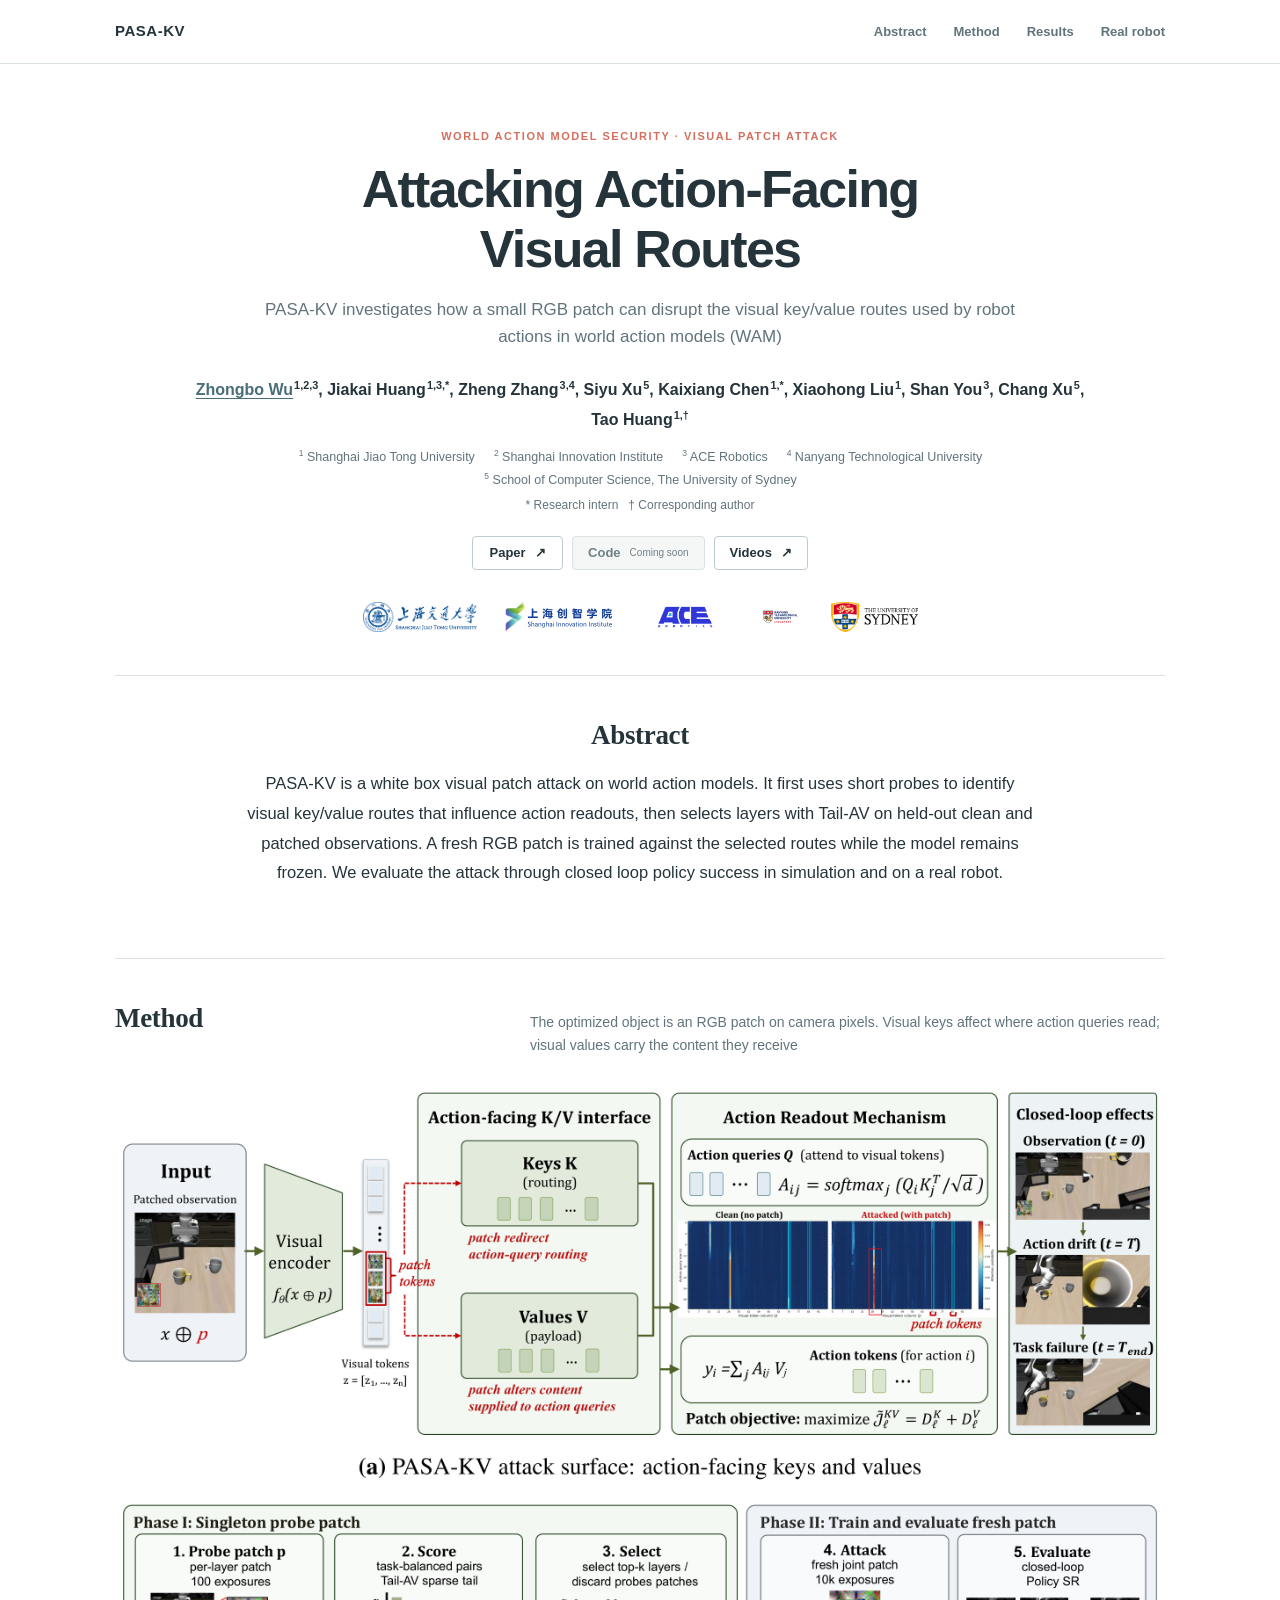
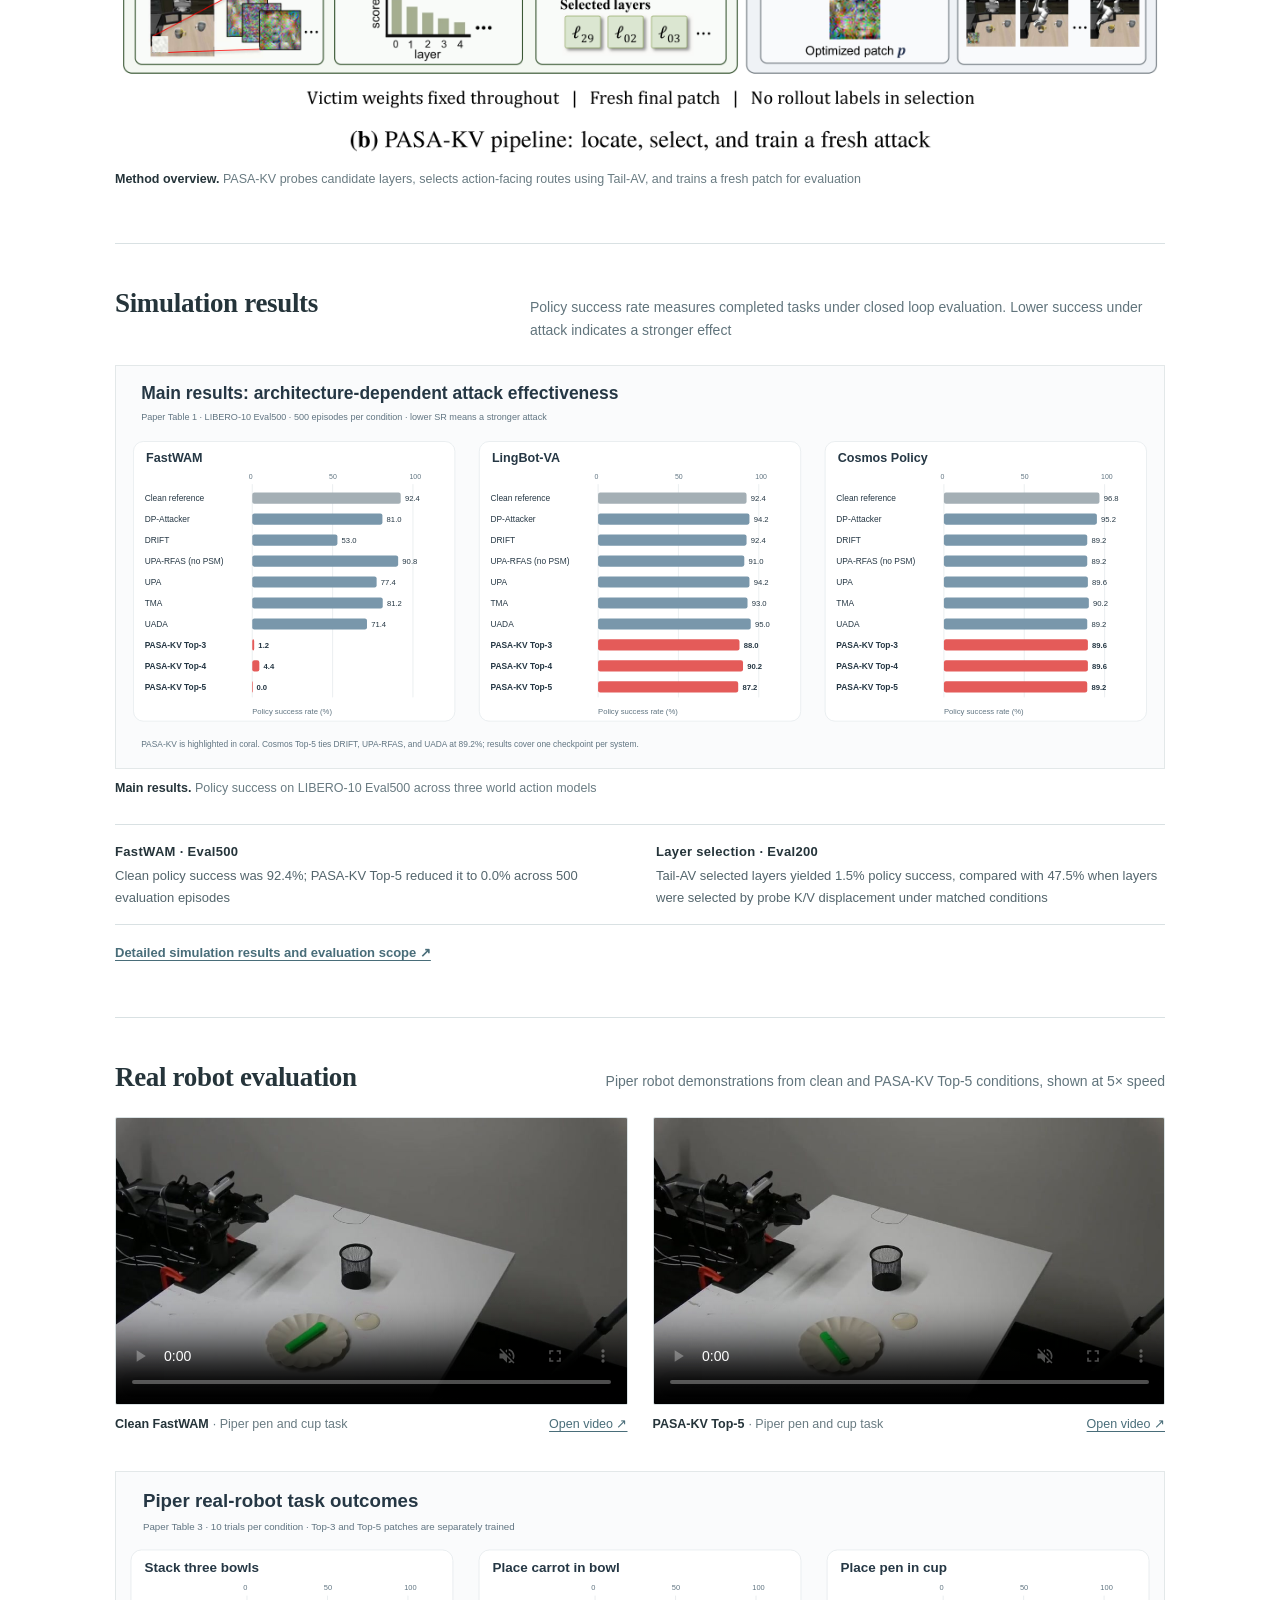
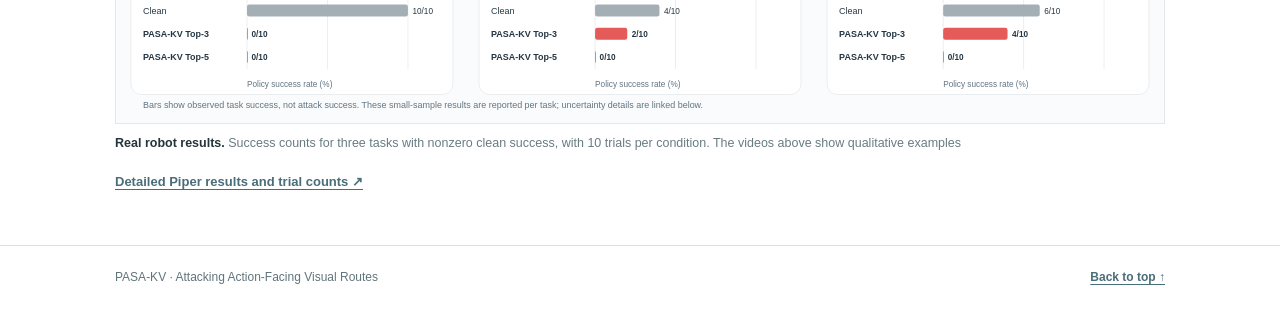
<file: index.html>
<!doctype html>
<html lang="en">
<head>
  <meta charset="utf-8">
  <meta name="viewport" content="width=device-width, initial-scale=1">
  <meta name="theme-color" content="#ffffff">
  <meta name="description" content="PASA-KV studies a visual patch attack on action-facing visual routes in world action models.">
  <title>PASA-KV | Attacking Action-Facing Visual Routes</title>
  <link rel="stylesheet" href="academic.css?v=20261015-academic">
</head>
<body id="top">
  <a class="skip-link" href="#main">Skip to content</a>
  <header class="site-header">
    <div class="wrap header-content">
      <a class="brand" href="#top">PASA-KV</a>
      <nav aria-label="Page sections">
        <a href="#abstract">Abstract</a>
        <a href="#method">Method</a>
        <a href="#results">Results</a>
        <a href="#robot">Real robot</a>
      </nav>
    </div>
  </header>

  <main id="main" class="wrap">
    <section class="paper-heading" aria-labelledby="paper-title">
      <p class="field-label">World action model security · Visual patch attack</p>
      <h1 id="paper-title">Attacking Action-Facing<br class="desktop-break"> Visual Routes</h1>
      <p class="paper-subtitle">PASA-KV investigates how a small RGB patch can disrupt the visual key/value routes used by robot actions in world action models (WAM)</p>

      <p class="authors"><span><a href="https://github.com/awesome-airsome">Zhongbo Wu</a><sup>1,2,3</sup></span>, <span>Jiakai Huang<sup>1,3,*</sup></span>, <span>Zheng Zhang<sup>3,4</sup></span>, <span>Siyu Xu<sup>5</sup></span>, <span>Kaixiang Chen<sup>1,*</sup></span>, <span>Xiaohong Liu<sup>1</sup></span>, <span>Shan You<sup>3</sup></span>, <span>Chang Xu<sup>5</sup></span>, <span>Tao Huang<sup>1,†</sup></span></p>
      <div class="affiliations">
        <span><sup>1</sup> Shanghai Jiao Tong University</span>
        <span><sup>2</sup> Shanghai Innovation Institute</span>
        <span><sup>3</sup> ACE Robotics</span>
        <span><sup>4</sup> Nanyang Technological University</span>
        <span><sup>5</sup> School of Computer Science, The University of Sydney</span>
      </div>
      <p class="author-notes">* Research intern &nbsp; † Corresponding author</p>
      <div class="paper-links"><a class="paper-link" href="https://arxiv.org/abs/2610.39816">Paper <span aria-hidden="true">↗</span></a><span class="paper-link unavailable" aria-label="Code coming soon">Code <small>Coming soon</small></span><a class="paper-link" href="#robot">Videos <span aria-hidden="true">↗</span></a></div>
      <div class="institution-logos" aria-label="Participating institutions">
        <img src="assets/institutions/sjtu.png" alt="Shanghai Jiao Tong University">
        <img src="assets/institutions/shanghai-innovation-institute.svg" alt="Shanghai Innovation Institute">
        <img src="assets/institutions/ace-robotics.png" alt="ACE Robotics">
        <img src="assets/institutions/ntu.svg" alt="Nanyang Technological University">
        <img src="assets/institutions/university-of-sydney.png" alt="University of Sydney">
      </div>
    </section>

    <section class="content-section abstract-section" id="abstract" aria-labelledby="abstract-title">
      <h2 id="abstract-title">Abstract</h2>
      <p>PASA-KV is a white box visual patch attack on world action models. It first uses short probes to identify visual key/value routes that influence action readouts, then selects layers with Tail-AV on held-out clean and patched observations. A fresh RGB patch is trained against the selected routes while the model remains frozen. We evaluate the attack through closed loop policy success in simulation and on a real robot.</p>
    </section>

    <section class="content-section" id="method" aria-labelledby="method-title">
      <div class="section-heading"><h2 id="method-title">Method</h2><p>The optimized object is an RGB patch on camera pixels. Visual keys affect where action queries read; visual values carry the content they receive</p></div>
      <figure class="paper-figure method-figure">
        <img src="assets/figures/paper-2026-09/fig2_pipeline_paper_864dpi.png" width="4776" height="3096" alt="PASA-KV method figure: the visual key and value attack surface, action readout, and the probe, select, train, evaluate process" loading="lazy">
        <figcaption><strong>Method overview.</strong> PASA-KV probes candidate layers, selects action-facing routes using Tail-AV, and trains a fresh patch for evaluation</figcaption>
      </figure>
    </section>

    <section class="content-section" id="results" aria-labelledby="results-title">
      <div class="section-heading"><h2 id="results-title">Simulation results</h2><p>Policy success rate measures completed tasks under closed loop evaluation. Lower success under attack indicates a stronger effect</p></div>
      <figure class="paper-figure">
        <img src="assets/figures/readme/main_success.svg" width="1500" height="575" alt="Main policy success results for FastWAM, LingBot-VA, and Cosmos Policy" loading="lazy">
        <figcaption><strong>Main results.</strong> Policy success on LIBERO-10 Eval500 across three world action models</figcaption>
      </figure>
      <div class="finding-grid" aria-label="Selected quantitative findings">
        <p><span>FastWAM · Eval500</span> Clean policy success was 92.4%; PASA-KV Top-5 reduced it to 0.0% across 500 evaluation episodes</p>
        <p><span>Layer selection · Eval200</span> Tail-AV selected layers yielded 1.5% policy success, compared with 47.5% when layers were selected by probe K/V displacement under matched conditions</p>
      </div>
      <p class="minor-link"><a href="results.html#simulation">Detailed simulation results and evaluation scope ↗</a></p>
    </section>

    <section class="content-section" id="robot" aria-labelledby="robot-title">
      <div class="section-heading"><h2 id="robot-title">Real robot evaluation</h2><p>Piper robot demonstrations from clean and PASA-KV Top-5 conditions, shown at 5× speed</p></div>
      <div class="videos">
        <figure class="video-figure">
          <video controls muted playsinline preload="metadata" poster="assets/video/clean-fastwam-poster.jpg" aria-label="Clean FastWAM Piper robot demonstration"><source src="assets/video/clean-fastwam-5x.mp4" type="video/mp4">Your browser does not support HTML5 video.</video>
          <figcaption><strong>Clean FastWAM</strong> · Piper pen and cup task <a href="assets/video/clean-fastwam-5x.mp4" target="_blank" rel="noopener noreferrer">Open video ↗</a></figcaption>
        </figure>
        <figure class="video-figure">
          <video controls muted playsinline preload="metadata" poster="assets/video/pasa-kv-top5-fastwam-poster.jpg" aria-label="PASA-KV Top-5 Piper robot demonstration"><source src="assets/video/pasa-kv-top5-fastwam-5x.mp4" type="video/mp4">Your browser does not support HTML5 video.</video>
          <figcaption><strong>PASA-KV Top-5</strong> · Piper pen and cup task <a href="assets/video/pasa-kv-top5-fastwam-5x.mp4" target="_blank" rel="noopener noreferrer">Open video ↗</a></figcaption>
        </figure>
      </div>
      <figure class="paper-figure robot-results">
        <img src="assets/figures/readme/robot_success.svg" width="1400" height="335" alt="Piper robot task success under clean and attacked conditions across three tasks" loading="lazy">
        <figcaption><strong>Real robot results.</strong> Success counts for three tasks with nonzero clean success, with 10 trials per condition. The videos above show qualitative examples</figcaption>
      </figure>
      <p class="minor-link"><a href="results.html#piper">Detailed Piper results and trial counts ↗</a></p>
    </section>
  </main>
  <footer class="site-footer"><div class="wrap"><span>PASA-KV · Attacking Action-Facing Visual Routes</span><a href="#top">Back to top ↑</a></div></footer>
</body>
</html>
</file>
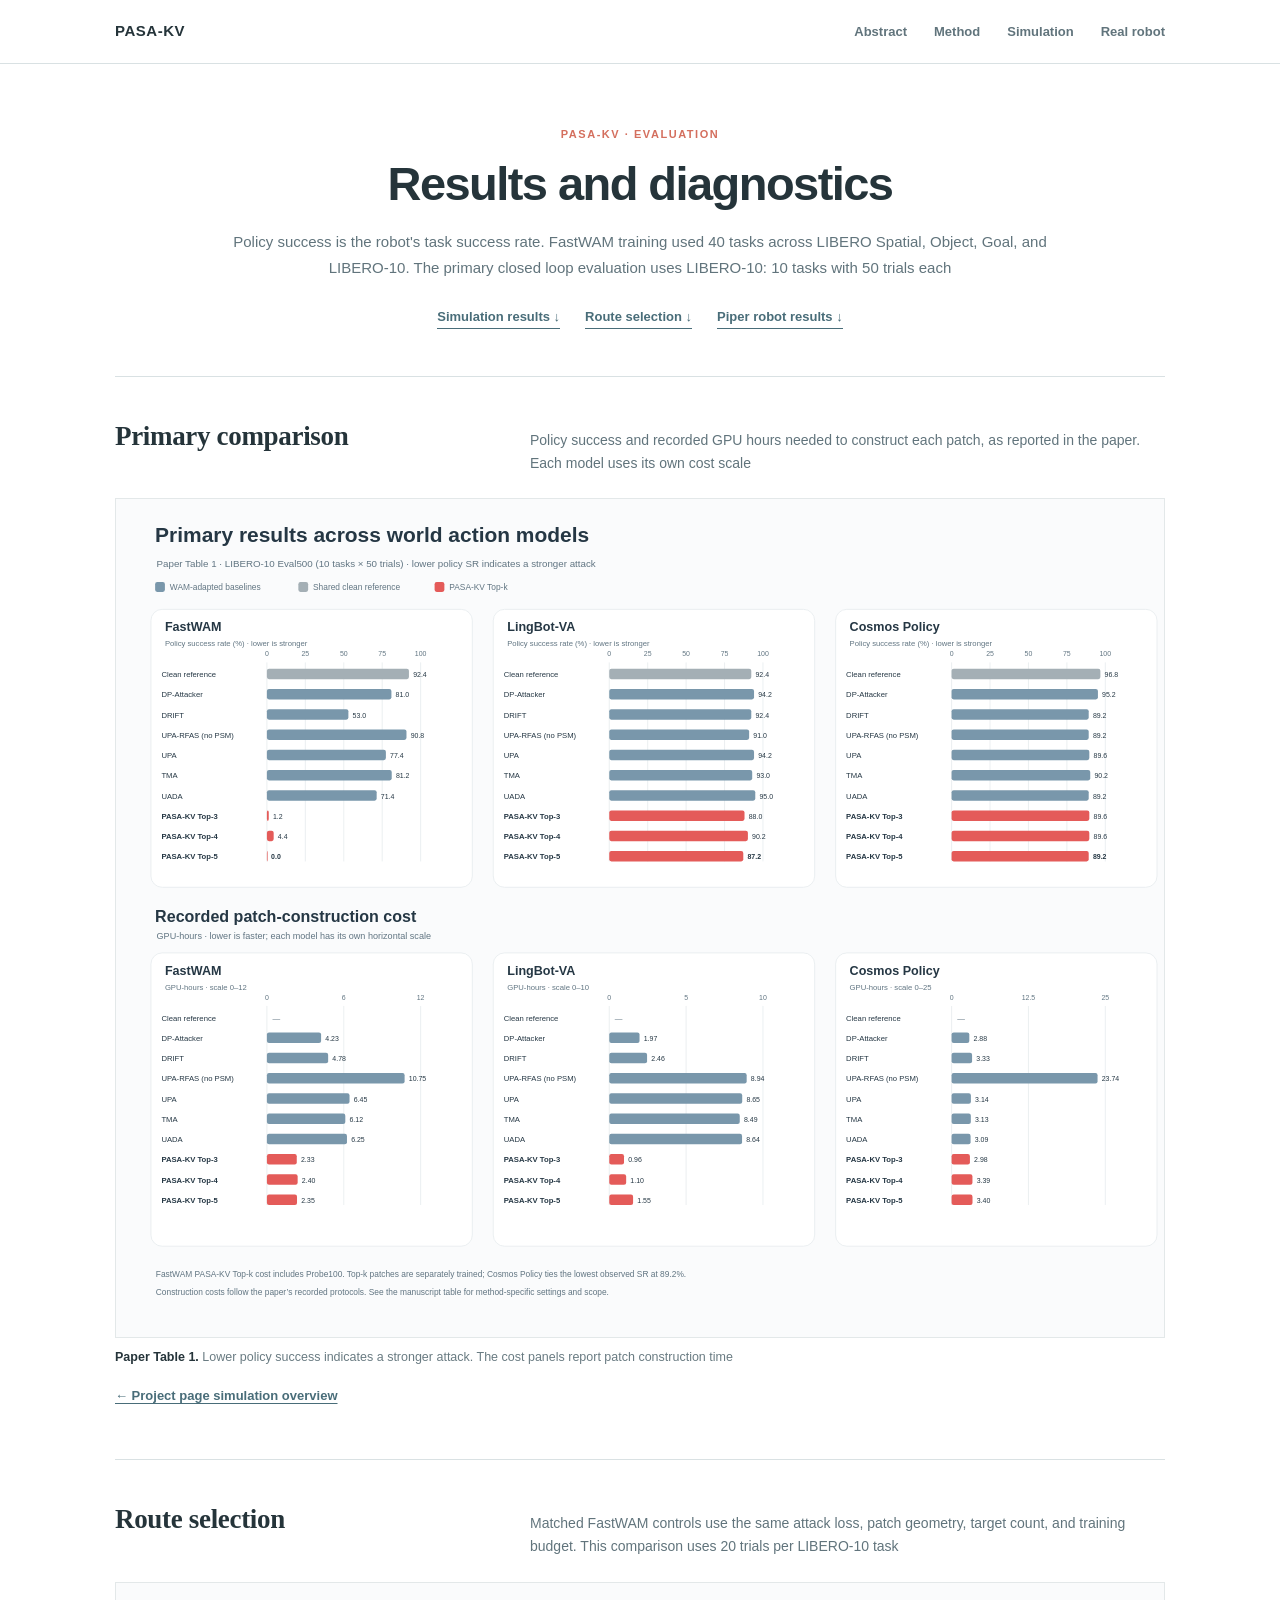
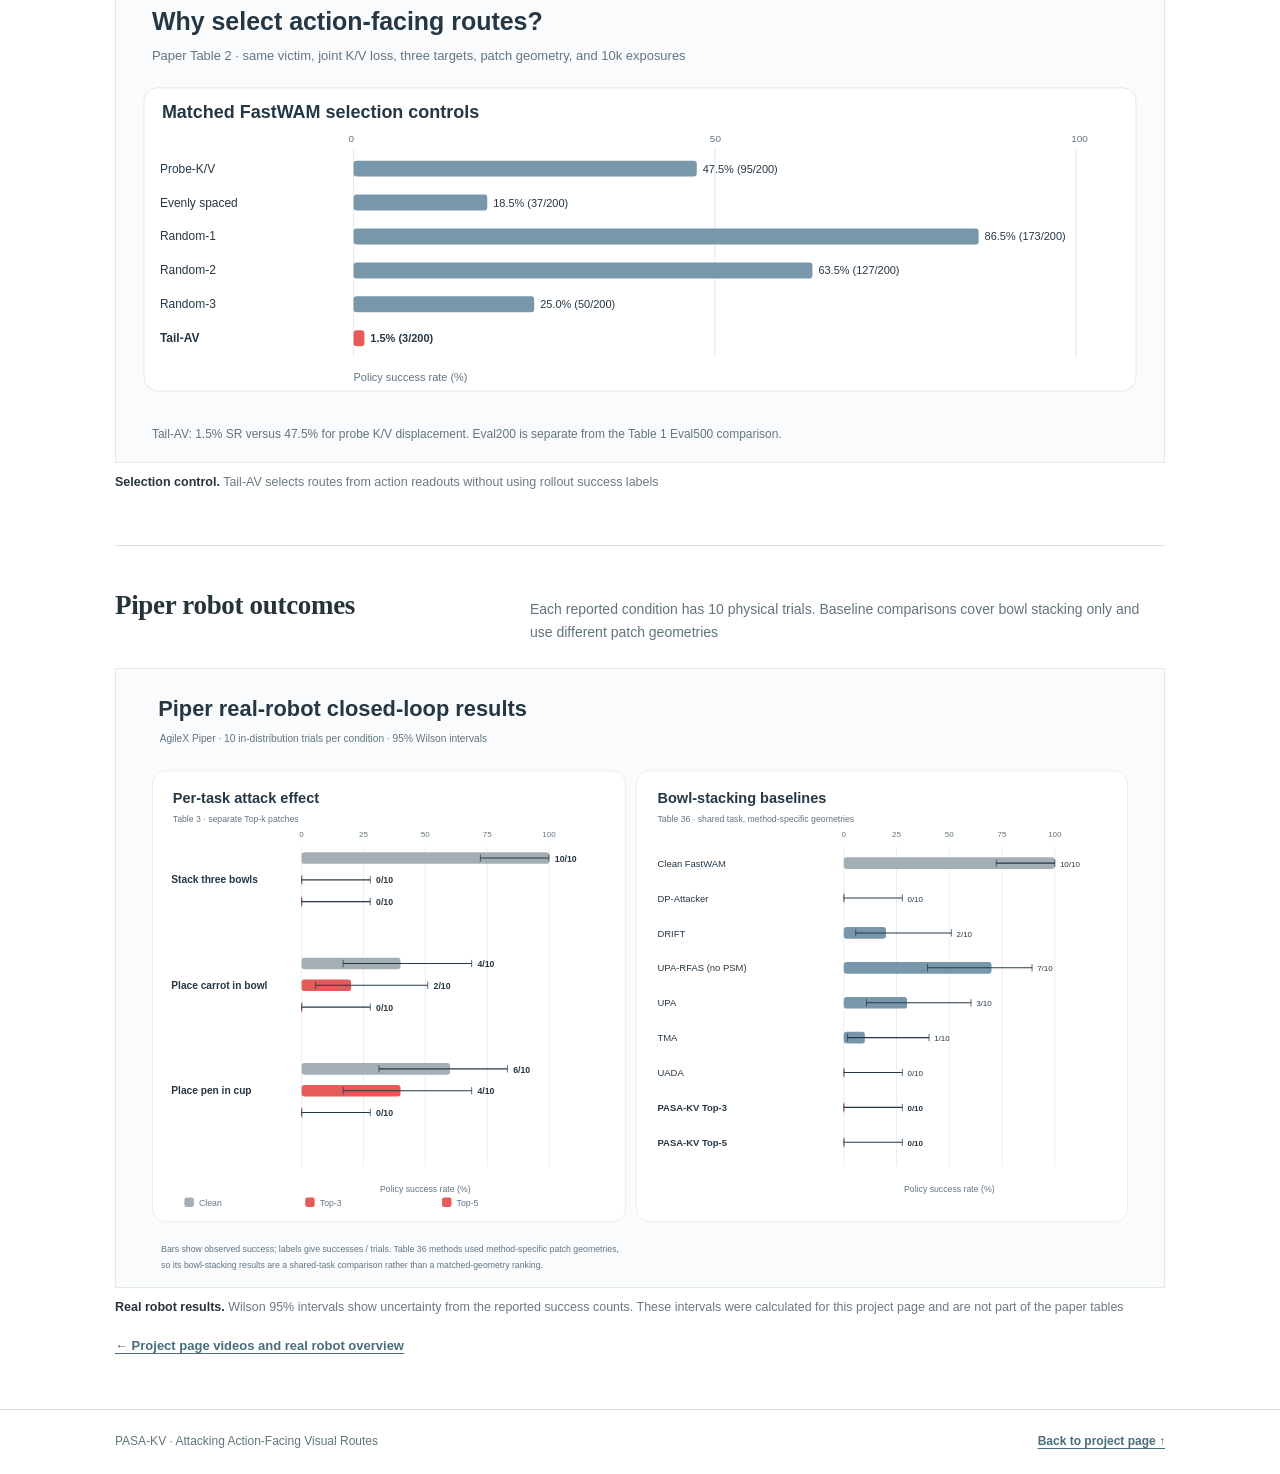
<file: results.html>
<!doctype html>
<html lang="en">
<head>
  <meta charset="utf-8">
  <meta name="viewport" content="width=device-width, initial-scale=1">
  <meta name="theme-color" content="#ffffff">
  <meta name="description" content="Detailed PASA-KV simulation and Piper robot results">
  <title>PASA-KV | Detailed results</title>
  <link rel="stylesheet" href="academic.css?v=20261015-academic">
</head>
<body id="top">
  <a class="skip-link" href="#main">Skip to content</a>
  <header class="site-header">
    <div class="wrap header-content">
      <a class="brand" href="index.html#top">PASA-KV</a>
      <nav aria-label="Page sections">
        <a href="index.html#abstract">Abstract</a>
        <a href="index.html#method">Method</a>
        <a href="#simulation">Simulation</a>
        <a href="#piper">Real robot</a>
      </nav>
    </div>
  </header>

  <main id="main" class="wrap detail-page">
    <div class="detail-heading">
      <p class="field-label">PASA-KV · Evaluation</p>
      <h1>Results and diagnostics</h1>
      <p>Policy success is the robot's task success rate. FastWAM training used 40 tasks across LIBERO Spatial, Object, Goal, and LIBERO-10. The primary closed loop evaluation uses LIBERO-10: 10 tasks with 50 trials each</p>
      <div class="detail-jumps"><a href="#simulation">Simulation results ↓</a><a href="#selection">Route selection ↓</a><a href="#piper">Piper robot results ↓</a></div>
    </div>

    <section class="content-section detail-section" id="simulation" aria-labelledby="primary-title">
      <div class="section-heading"><h2 id="primary-title">Primary comparison</h2><p>Policy success and recorded GPU hours needed to construct each patch, as reported in the paper. Each model uses its own cost scale</p></div>
      <figure class="paper-figure">
        <img src="assets/figures/paper-main-results/table1_results.svg" width="1500" height="1200" alt="Policy success rates and recorded patch construction cost across FastWAM, LingBot-VA, and Cosmos Policy" loading="lazy">
        <figcaption><strong>Paper Table 1.</strong> Lower policy success indicates a stronger attack. The cost panels report patch construction time</figcaption>
      </figure>
      <p class="minor-link"><a href="index.html#results">← Project page simulation overview</a></p>
    </section>

    <section class="content-section detail-section" id="selection" aria-labelledby="selection-title">
      <div class="section-heading"><h2 id="selection-title">Route selection</h2><p>Matched FastWAM controls use the same attack loss, patch geometry, target count, and training budget. This comparison uses 20 trials per LIBERO-10 task</p></div>
      <figure class="paper-figure">
        <img src="assets/figures/readme/selection_controls.svg" width="1050" height="480" alt="Matched FastWAM route selection controls with Tail-AV at 1.5 percent policy success" loading="lazy">
        <figcaption><strong>Selection control.</strong> Tail-AV selects routes from action readouts without using rollout success labels</figcaption>
      </figure>
    </section>

    <section class="content-section detail-section" id="piper" aria-labelledby="robot-title">
      <div class="section-heading"><h2 id="robot-title">Piper robot outcomes</h2><p>Each reported condition has 10 physical trials. Baseline comparisons cover bowl stacking only and use different patch geometries</p></div>
      <figure class="paper-figure">
        <img src="assets/figures/piper-real-robot/piper_results.svg" width="1440" height="850" alt="Piper task success counts and Wilson intervals across three tasks and bowl stacking baselines" loading="lazy">
        <figcaption><strong>Real robot results.</strong> Wilson 95% intervals show uncertainty from the reported success counts. These intervals were calculated for this project page and are not part of the paper tables</figcaption>
      </figure>
      <p class="minor-link"><a href="index.html#robot">← Project page videos and real robot overview</a></p>
    </section>
  </main>
  <footer class="site-footer"><div class="wrap"><span>PASA-KV · Attacking Action-Facing Visual Routes</span><a href="index.html#top">Back to project page ↑</a></div></footer>
</body>
</html>
</file>
<file: academic.css>
:root{--ink:#25343a;--muted:#61747c;--blue:#496d79;--accent:#d46f5e;--line:#d9e1e3;--wash:#f5f7f7}
*{box-sizing:border-box}
html{scroll-behavior:auto}
body{margin:0;background:#fff;color:var(--ink);font-family:Arial,Helvetica,sans-serif;font-size:16px;line-height:1.65;-webkit-font-smoothing:antialiased}
a{color:var(--blue);text-underline-offset:3px}
a:hover{color:var(--accent)}
img{max-width:100%}
.wrap{width:min(100% - 48px,1050px);margin-inline:auto}
.skip-link{position:absolute;top:-100px;left:16px;background:#fff;padding:8px 12px;z-index:20}.skip-link:focus{top:12px}
.site-header{border-bottom:1px solid var(--line);background:#fff}
.header-content{min-height:63px;display:flex;align-items:center;justify-content:space-between;gap:24px}
.brand{font-size:15px;font-weight:750;letter-spacing:.035em;color:var(--ink);text-decoration:none}
.site-header nav{display:flex;gap:27px;flex-wrap:wrap}
.site-header nav a{font-size:13px;font-weight:600;text-decoration:none;color:var(--muted)}
.site-header nav a:hover{color:var(--accent)}
.paper-heading{text-align:center;padding:63px 0 37px}
.field-label{margin:0 0 14px;color:var(--accent);font-size:11px;font-weight:700;letter-spacing:.14em;text-transform:uppercase}
h1{font-size:clamp(34px,4.2vw,52px);line-height:1.16;letter-spacing:-.033em;margin:0 auto 16px;max-width:900px;font-weight:750}
.paper-subtitle{font-size:17px;line-height:1.6;color:var(--muted);max-width:780px;margin:0 auto 25px}
.authors{max-width:940px;margin:0 auto 11px;font-size:16px;line-height:1.85;font-weight:600}
.authors span{white-space:nowrap}.authors a{color:var(--blue)}sup{font-size:.68em;vertical-align:super;margin-left:1px}
.affiliations{display:flex;justify-content:center;column-gap:18px;row-gap:0;flex-wrap:wrap;color:var(--muted);font-size:12.5px;max-width:950px;margin:auto;line-height:1.8}
.affiliations span{white-space:nowrap}.author-notes{font-size:12px;color:var(--muted);margin:5px 0 20px}
.paper-links{display:flex;justify-content:center;gap:9px;flex-wrap:wrap;margin:0 0 25px}
.paper-link{display:inline-flex;align-items:center;gap:9px;min-width:91px;justify-content:center;padding:7px 15px;border:1px solid #bccbd0;border-radius:4px;color:var(--ink);font-size:13px;font-weight:700;text-decoration:none;line-height:1.4}
.paper-link:hover{border-color:var(--accent)}.paper-link.unavailable{color:#718087;background:var(--wash);border-color:var(--line);cursor:default}.paper-link small{font-size:10px;font-weight:500}
.institution-logos{display:flex;align-items:center;justify-content:center;gap:28px;flex-wrap:wrap;min-height:43px}.institution-logos img{max-height:30px;max-width:135px;width:auto;object-fit:contain}
.content-section{padding:42px 0 53px;border-top:1px solid var(--line);scroll-margin-top:16px}
.content-section h2{font-family:Georgia,'Times New Roman',serif;font-size:27px;line-height:1.28;margin:0 0 14px;letter-spacing:-.012em;font-weight:700}
.abstract-section h2{text-align:center}
.abstract-section p{font-size:16.5px;line-height:1.8;max-width:790px;margin-inline:auto;text-align:center}
.section-heading{display:flex;justify-content:space-between;align-items:baseline;gap:32px;margin-bottom:23px}
.section-heading h2{flex:0 0 auto;margin:0}.section-heading p{max-width:635px;margin:0;color:var(--muted);font-size:14px;line-height:1.65}
figure{margin:0}.paper-figure{background:#fff}.paper-figure>img{display:block;width:100%;height:auto;border:1px solid #e3e8e9}.method-figure>img{border:0}
figcaption{font-size:12.5px;color:#697b82;line-height:1.58;margin-top:10px;text-align:left}figcaption strong{color:var(--ink)}
.finding-grid{display:grid;grid-template-columns:1fr 1fr;gap:32px;margin-top:25px;border-top:1px solid var(--line);border-bottom:1px solid var(--line);padding:10px 0}
.finding-grid p{font-size:13px;line-height:1.65;margin:6px 0;color:#53656c}.finding-grid span{display:block;font-weight:700;color:var(--ink);letter-spacing:.025em;margin-bottom:3px}
.minor-link{font-size:13px;margin:17px 0 0}.minor-link a{font-weight:600}
.videos{display:grid;grid-template-columns:1fr 1fr;gap:25px}.video-figure{min-width:0}.video-figure video{display:block;width:100%;aspect-ratio:16/9;object-fit:cover;background:#d7ddde;border:1px solid var(--line);border-radius:2px}.video-figure figcaption{display:flex;flex-wrap:wrap;gap:4px}.video-figure figcaption a{margin-left:auto}
.robot-results{margin-top:36px}.robot-results img{max-height:480px;object-fit:contain}
.site-footer{border-top:1px solid var(--line);padding:22px 0;color:var(--muted);font-size:12px}.site-footer .wrap{display:flex;justify-content:space-between;gap:20px}.site-footer a{font-weight:600}
.detail-heading{text-align:center;padding:61px 0 47px}.detail-heading h1{font-size:clamp(34px,4vw,47px);margin-bottom:17px}.detail-heading>p:not(.field-label){color:var(--muted);max-width:830px;margin:0 auto;line-height:1.75;font-size:15px}.detail-jumps{display:flex;justify-content:center;flex-wrap:wrap;gap:25px;margin-top:25px;font-size:13px;font-weight:600}.detail-jumps a{text-decoration:none;border-bottom:1px solid currentColor}.detail-section{scroll-margin-top:20px}.detail-section .paper-figure img{background:#fafbfc}
@media(max-width:700px){.wrap{width:min(100% - 32px,1050px)}.header-content{align-items:flex-start;flex-direction:column;gap:5px;padding:13px 0}.site-header nav{gap:16px}.paper-heading{padding:39px 0 31px}.desktop-break{display:none}h1{font-size:34px}.paper-subtitle{font-size:15px}.authors{font-size:14px}.affiliations{font-size:11px;gap:0 12px}.affiliations span{white-space:normal}.institution-logos{gap:15px}.institution-logos img{max-height:24px;max-width:95px}.content-section{padding:34px 0 40px}.section-heading{display:block;margin-bottom:18px}.section-heading h2{margin-bottom:8px}.finding-grid,.videos{grid-template-columns:1fr;gap:8px}.finding-grid p{margin:8px 0}.video-figure{margin-bottom:15px}.detail-heading{padding:39px 0 34px}.detail-jumps{gap:12px 20px}.site-footer .wrap{display:block}.site-footer a{display:block;margin-top:8px}}
</file>
